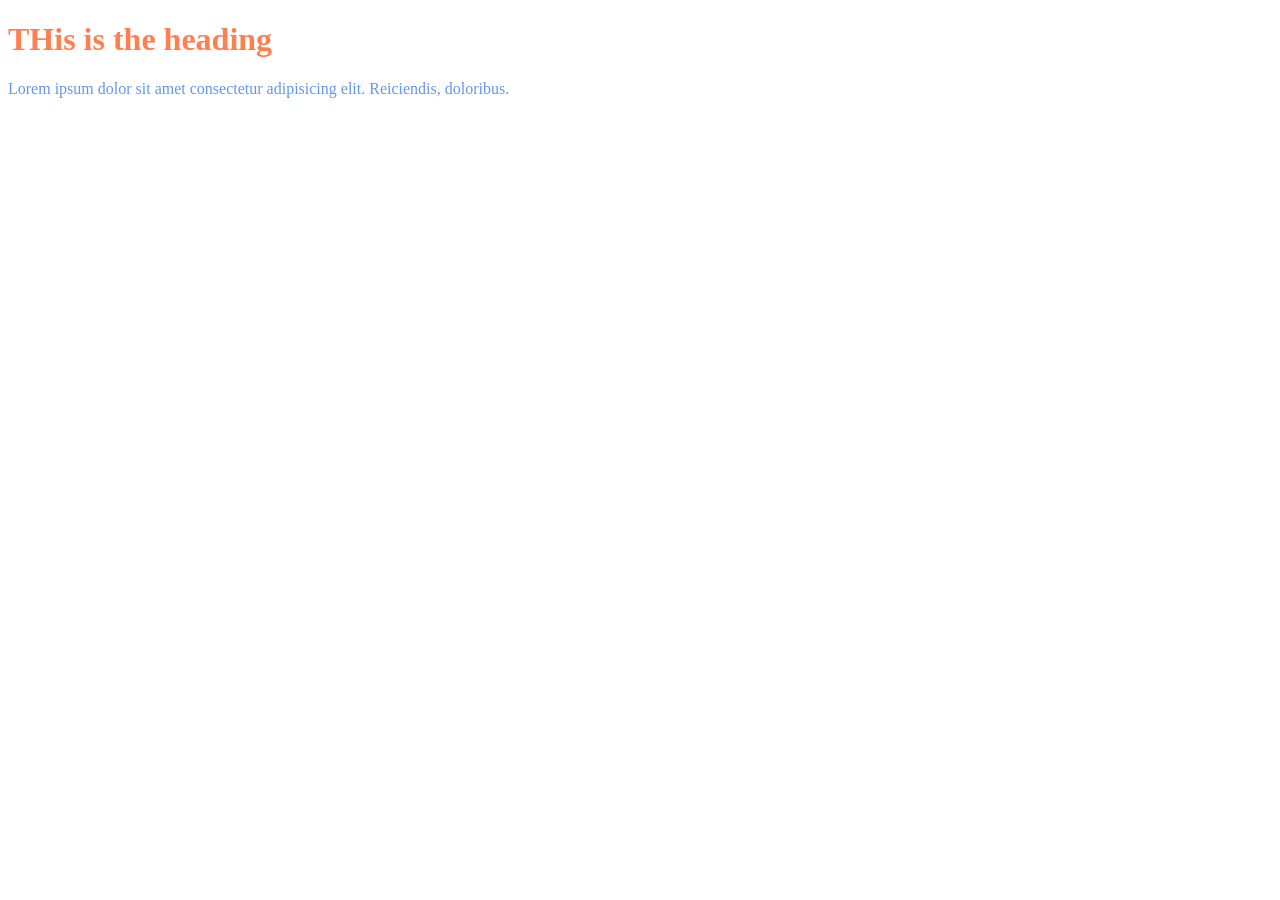
<file: index.html>
<!DOCTYPE html>
<html lang="en">
<head>
    <meta charset="UTF-8">
    <meta name="viewport" content="width=device-width, initial-scale=1.0">
    <title>Color property</title>
    <style>
        /* h1 {color: blue;}
        p {color: red;} */
        #First_heading{
            color: coral;
        }
        #para{
            color: cornflowerblue;
        }
    </style>
</head>
<body>
    <h1 id="First_heading">THis is the heading</h1>
    <p id="para">Lorem ipsum dolor sit amet consectetur adipisicing elit. Reiciendis, doloribus.</p>
    

</body>
</html>
</file>
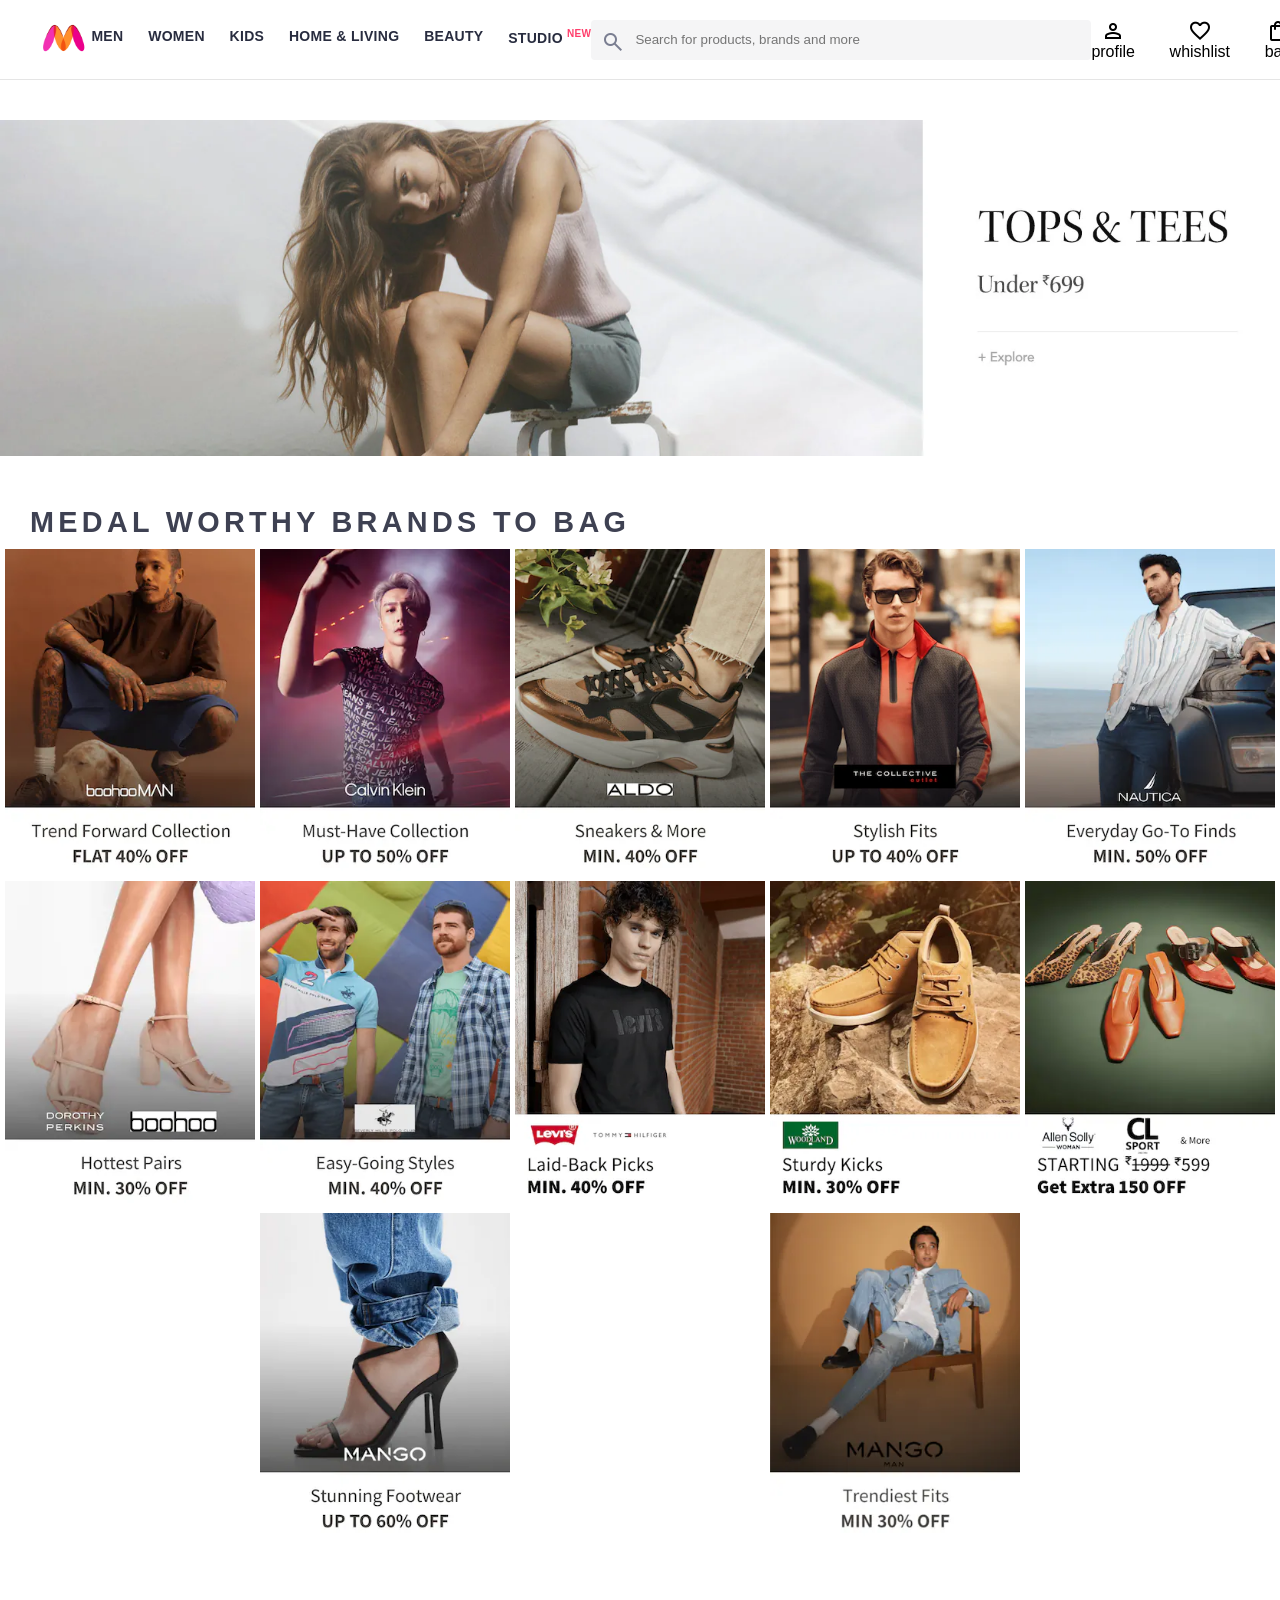
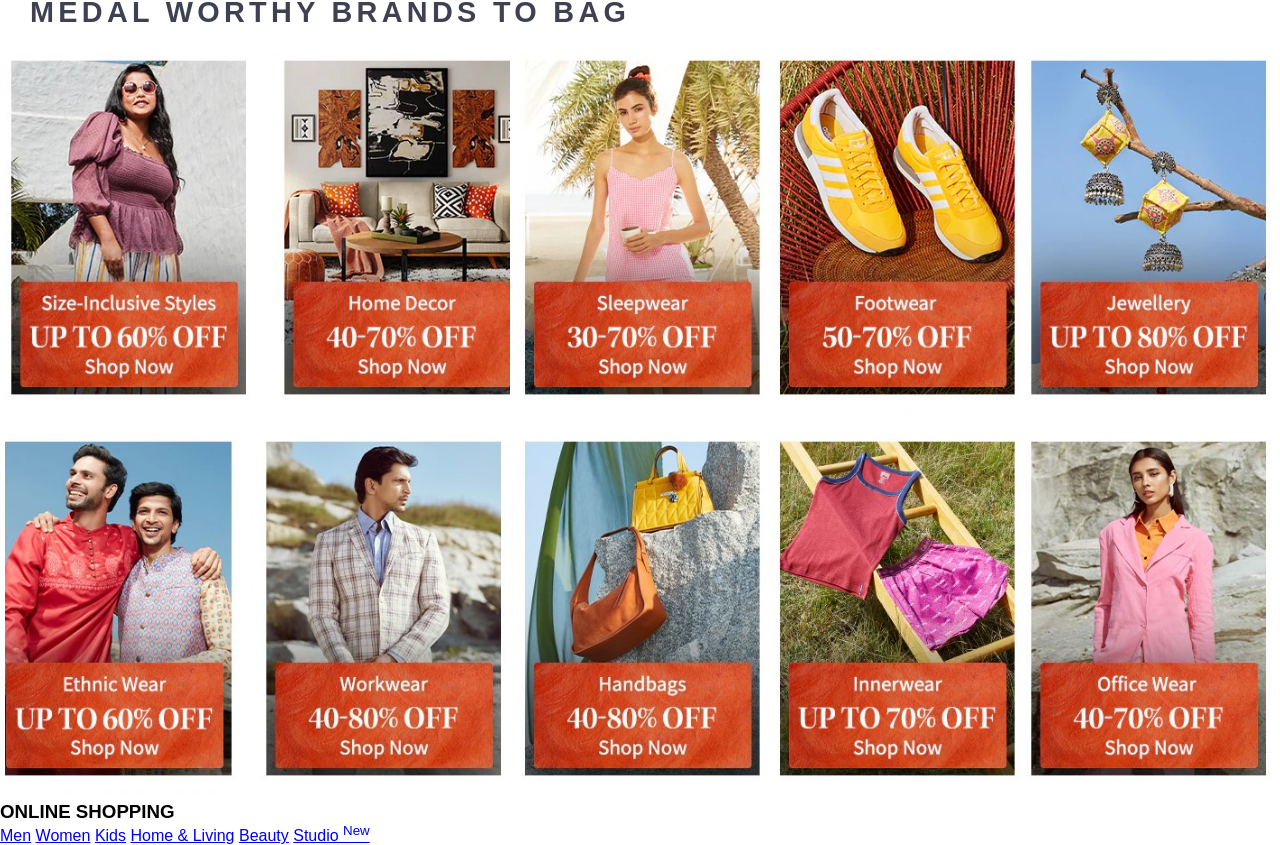
<file: Myntra Clone/index.html>
<!DOCTYPE html>
<html lang="en">
<head>
    <title>Myntra Clone</title>
    <link rel="stylesheet" href="index.css">
    <link href="https://fonts.googleapis.com/css2?family=Material+Symbols+Outlined" rel="stylesheet">
</head>
<body>
    <header>
        <div class="logo_container">
            <a href="#"><img class="Myntra_Home" src="Image/myntra_logo.webp" alt="Myntra_Home"></a>
        </div>
        <nav class="nav_bar">
            <a href="#">Men</a>
            <a href="#">Women</a>
            <a href="#">Kids</a>
            <a href="#">Home & Living</a>
            <a href="#">Beauty</a>
            <a href="#">Studio <sup>New</sup></a>
        </nav>

        <div class="search_bar">
            <span class="material-symbols-outlined search_icon">search</span> 
            <input class="search_input" type="text" placeholder="Search for products, brands and more">
        </div>


        <div class="action_bar">
            <div class="action_container">
                <span class="material-symbols-outlined action_icon">person</span>
                <span class="action_name">profile</span>
            </div>

             <div class="action_container">
               <span class="material-symbols-outlined action_icon">favorite</span>
                <span class="action_name">whishlist</span>
            </div>

             <div class="action_container">
                <span class="material-symbols-outlined action_icon">shopping_bag</span>
                <span class="action_name">bag</span>
            </div>

        </div>

    </header>

    <main>
        <div class="banner_container">
            <img src="Image/banner.jpg" alt="Main Banner" class="banner_image">
        </div>
        <div class="category_heading">Medal Worthy Brands To Bag</div>
        <div class="category_item">
            <a href="#"><img src="Image/Categories/1.png" class="sale_item"></a>
            <a href="#"><img src="Image/Categories/2.png" class="sale_item"></a>
            <a href="#"><img src="Image/Categories/3.png" class="sale_item"></a>
            <a href="#"><img src="Image/Categories/4.png" class="sale_item"></a>
            <a href="#"><img src="Image/Categories/5.png" class="sale_item"></a>
            <a href="#"><img src="Image/Categories/6.png" class="sale_item"></a>
            <a href="#"><img src="Image/Categories/7.png" class="sale_item"></a>
            <a href="#"><img src="Image/Categories/8.png" class="sale_item"></a>
            <a href="#"><img src="Image/Categories/9.png" class="sale_item"></a>
            <a href="#"><img src="Image/Categories/10.png" class="sale_item"></a>
            <a href="#"><img src="Image/Categories/11.png" class="sale_item"></a>
            <a href="#"><img src="Image/Categories/12.png" class="sale_item"></a>
        </div>

       <div class="category_heading">Medal Worthy Brands To Bag</div>
        <div class="category_item">
            <a href="#"><img src="Image/Discount/1.jpg" class="sale_item"></a>
            <a href="#"><img src="Image/Discount/2.jpg" class="sale_item"></a>
            <a href="#"><img src="Image/Discount/3.jpg" class="sale_item"></a>
            <a href="#"><img src="Image/Discount/4.jpg" class="sale_item"></a>
            <a href="#"><img src="Image/Discount/5.jpg" class="sale_item"></a>
            <a href="#"><img src="Image/Discount/6.jpg" class="sale_item"></a>
            <a href="#"><img src="Image/Discount/7.jpg" class="sale_item"></a>
            <a href="#"><img src="Image/Discount/8.jpg" class="sale_item"></a>
            <a href="#"><img src="Image/Discount/9.jpg" class="sale_item"></a>
            <a href="#"><img src="Image/Discount/10.jpg" class="sale_item"></a>
           
        </div>


    </main>


    <footer>
        <div class="footer_container">
            <div class="footer_column">
            <h3>ONLINE SHOPPING</h3>

            <a href="#">Men</a>
            <a href="#">Women</a>
            <a href="#">Kids</a>
            <a href="#">Home & Living</a>
            <a href="#">Beauty</a>
            <a href="#">Studio <sup>New</sup></a>
            </div>
        </div>
    </footer>
</body>
</html>
</file>
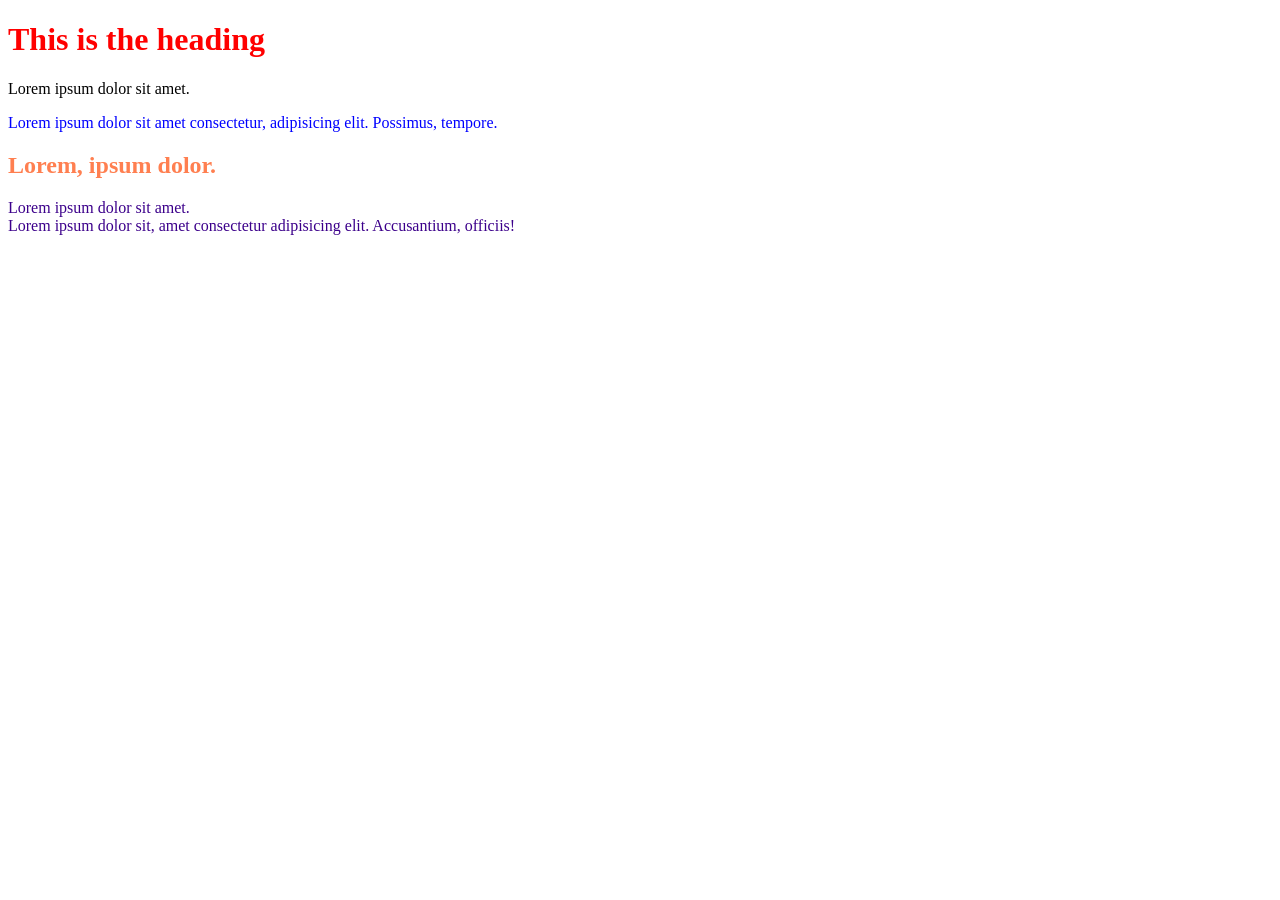
<file: practice_set_1.html>
<!DOCTYPE html>
<html lang="en">
<head>
    <meta charset="UTF-8">
    <meta name="viewport" content="width=device-width, initial-scale=1.0">
    <title>Document</title>
    <style>
        h1{
            color: red;
        }
        /*Here i am using the internal style but the css gives priority to the inline so it shows the inline style color in the browser*/
        #heading{
            color: chartreuse;
        }
        p{
            color: blue;
        }
        .heading_2{
            color: coral;
        }
        
        #second_heading{
            color: blue;
        }
        /*Group selector*/
        #first1,#second2{
            color: rgb(60, 0, 139);
        }
    </style>
</head>
<body>
    <h1>This is the heading</h1>

    <div id="heading" style="color: black;">Lorem ipsum dolor sit amet.</div>

    <link rel="stylesheet" href="practice_set_3.css">

    <div id="second_heading">
        <p >Lorem ipsum dolor sit amet consectetur, adipisicing elit. Possimus, tempore.</p>
        <h2 class="heading_2">Lorem, ipsum dolor.</h2>
    </div>
    <div id="first1">Lorem ipsum dolor sit amet.</div>
    <div id="second2">Lorem ipsum dolor sit, amet consectetur adipisicing elit. Accusantium, officiis!</div>
</body>
</html>
</file>
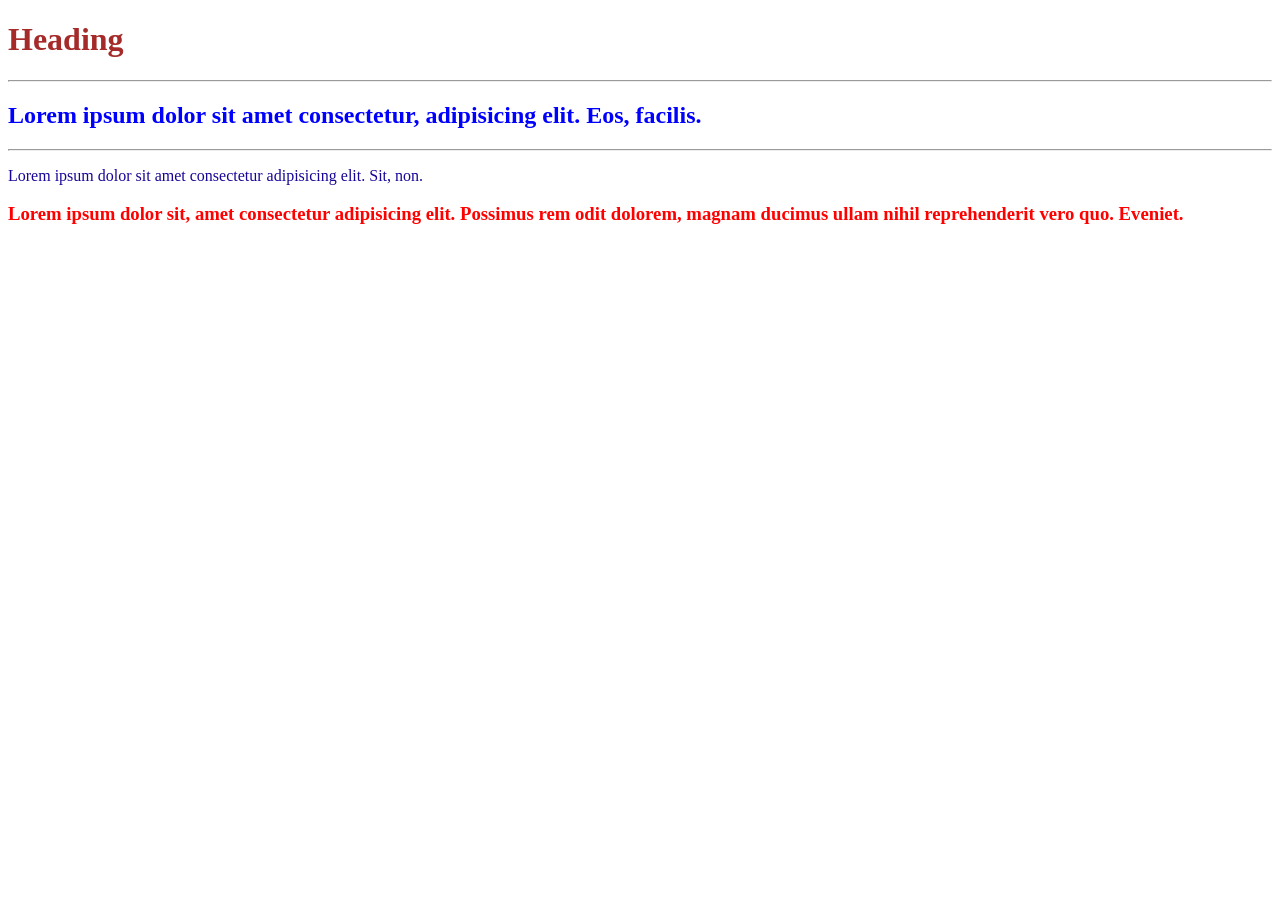
<file: level 1/selectors.html>
<!DOCTYPE html>
<html lang="en">
<head>
    <title>Selectors</title>
    <style>
        /*Group selector*/
        #heading, #heading_2{
            color: blue;
        }
        /*Id elector*/
        #heading{
            color: brown;
        }
        /*Element selector*/
        h3{
            color: red;
        }
        /*Class selector*/
        .para{
            color: rgb(23, 6, 151);
        }
    </style>
</head>
<body>
    <h1 id="heading">Heading</h1>
    <hr>
    <h2 id="heading_2">Lorem ipsum dolor sit amet consectetur, adipisicing elit. Eos, facilis.</h2>
    <hr>
    <p class="para">Lorem ipsum dolor sit amet consectetur adipisicing elit. Sit, non.</p>
    <h3>Lorem ipsum dolor sit, amet consectetur adipisicing elit. Possimus rem odit dolorem, magnam ducimus ullam nihil reprehenderit vero quo. Eveniet.</h3>
</body>
</html>
</file>
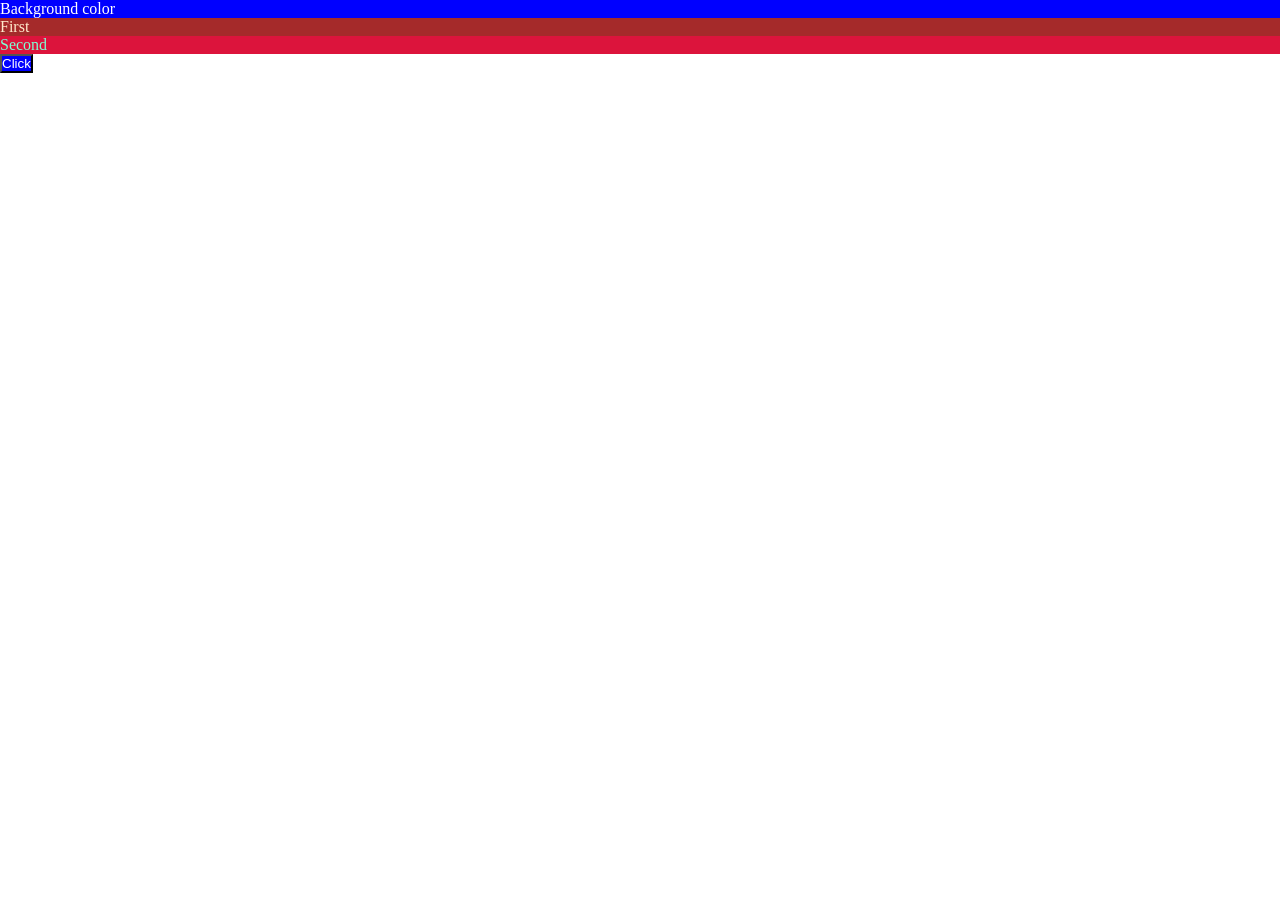
<file: level 2/backgroun_color.html>
<!DOCTYPE html>
<html lang="en">
<head>
    <title>Background color</title>
    <style>
        *{
            margin: 0;
            padding: 0;
        }
        .back_learn{
            color: white ;
            background-color: blue;
        }
        #first{
            color: blanchedalmond;
            background-color: brown;
        }
        #second{
            color: aquamarine;
            background-color: crimson;
        }
        button{
            color: white;
            background-color: blue;
        }

    </style>
</head>
<body>
    <div class="back_learn">Background color</div>

    <div id="first">First</div>
    <div id="second">Second</div>
    <button>Click</button>
    
</body>
</html>
</file>
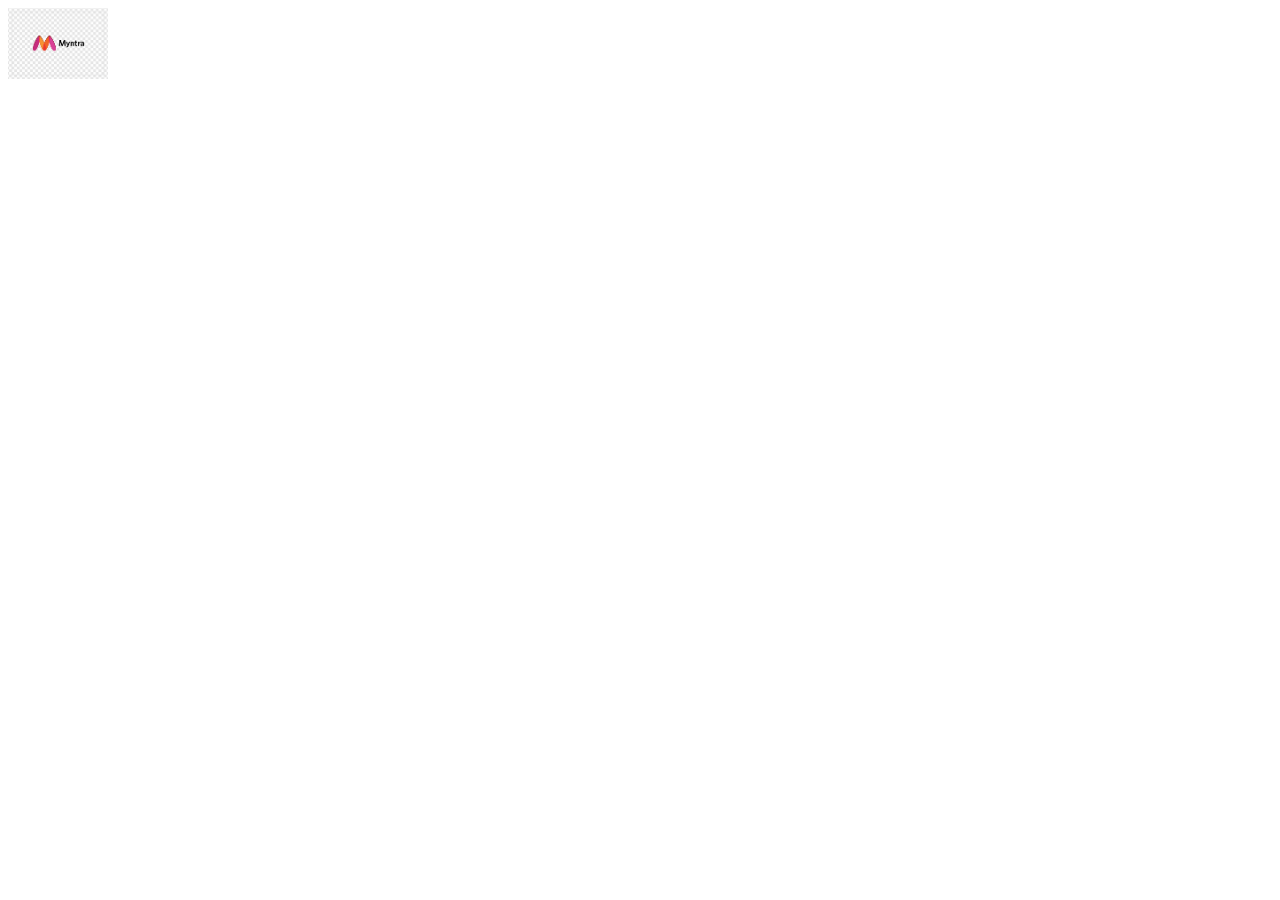
<file: level 2/backgroundimg.html>
<!DOCTYPE html>
<html lang="en">
<head>
    <meta charset="UTF-8">
    <meta name="viewport" content="width=device-width, initial-scale=1.0">
    <title>Background Image</title>
    <style>
        #icon{
            height: 100px;
            width: 100px;
            background-image: url(Myntra-Logo.png);
            background-size: contain;
            background-repeat: no-repeat;
        }
    </style>
</head>
<body>
    <div id="icon"></div>
    
</body>
</html>
</file>
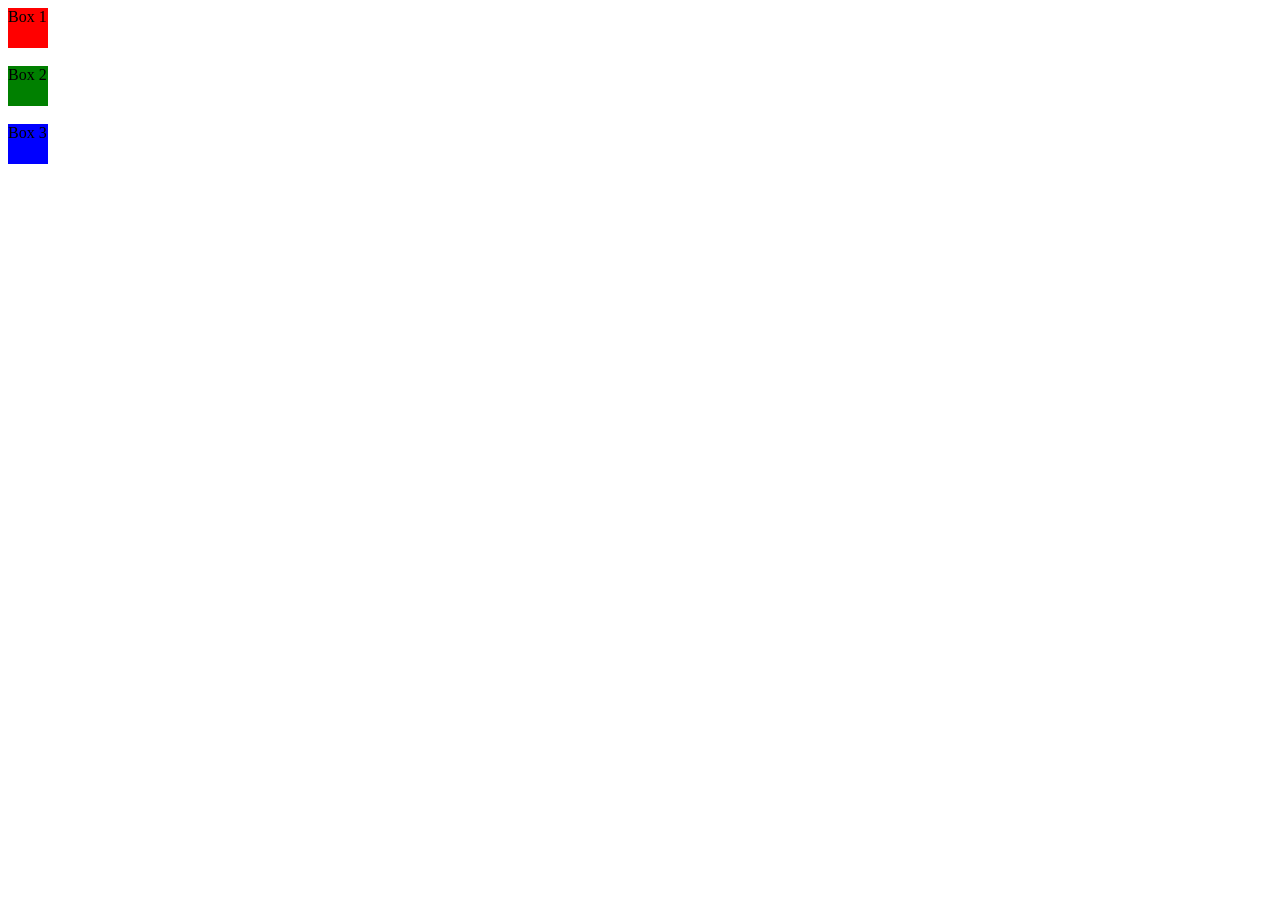
<file: level 2/heightwidth.html>
<!DOCTYPE html>
<html lang="en">
<head>
    <meta charset="UTF-8">
    <meta name="viewport" content="width=device-width, initial-scale=1.0">
    <title>Height and width</title>
    <style>
        .box{ width: 40px; height: 40px;} 
        #box1{ background-color: red;}
        #box2{ background-color: green;}
        #box3{ background-color: blue;}
    </style>
</head>
<body>
    <div id="box1" class="box">Box 1 </div><br>
    <div id="box2" class="box">Box 2 </div><br>
    <div id="box3" class="box">Box 3 </div>
</body>
</html>
</file>
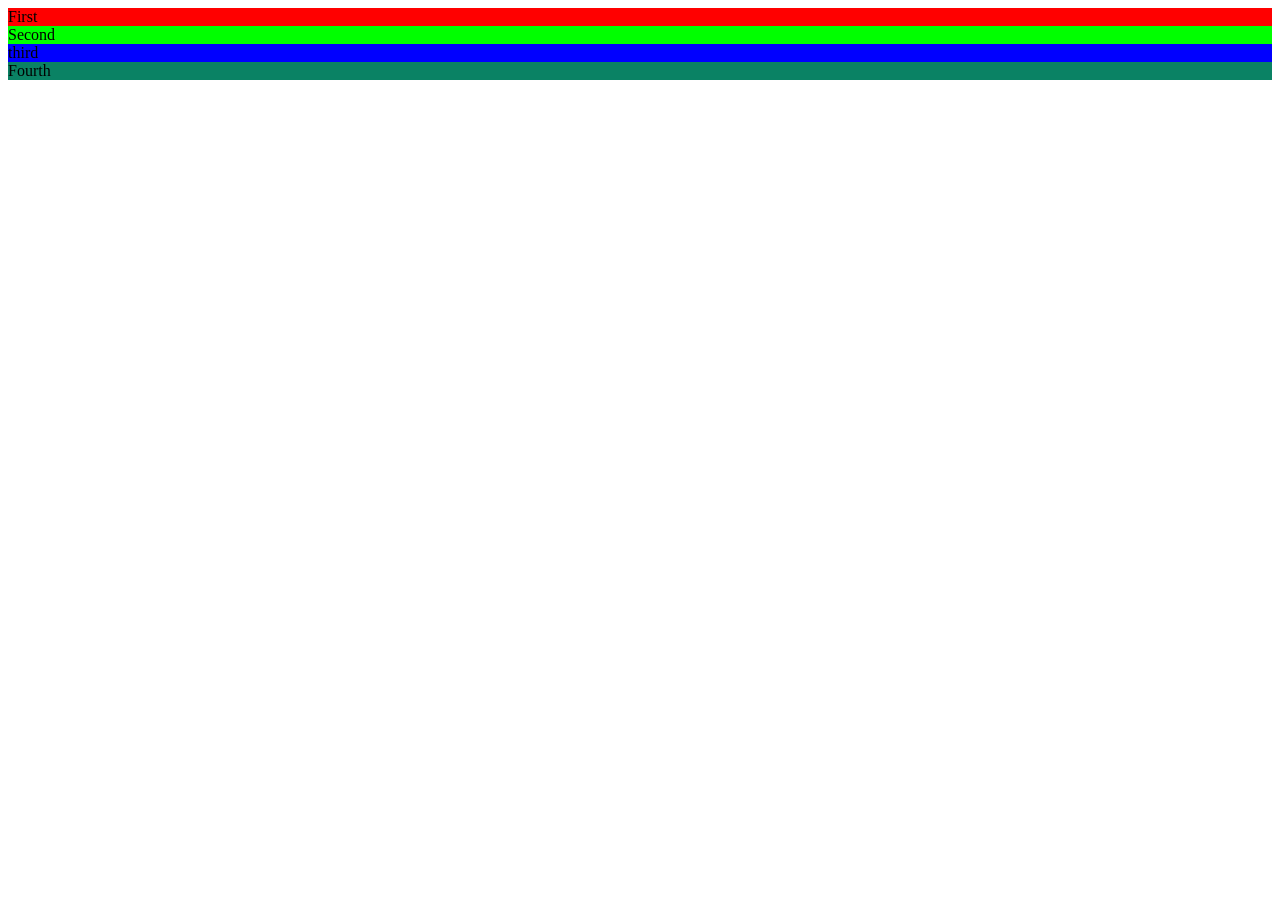
<file: level 2/RGB_colors.html>
<!DOCTYPE html>
<html lang="en">
<head>
    <title>RGB colors</title>
</head>
<body>
    <div style="background-color: rgb(255,0,0);">First</div>
    <div style="background-color: rgb(0,255,0);">Second</div>
    <div style="background-color: rgb(0,0,255);">third</div>
    <div style="background-color: rgb(10,130,100);">Fourth</div>
</body>
</html>
</file>
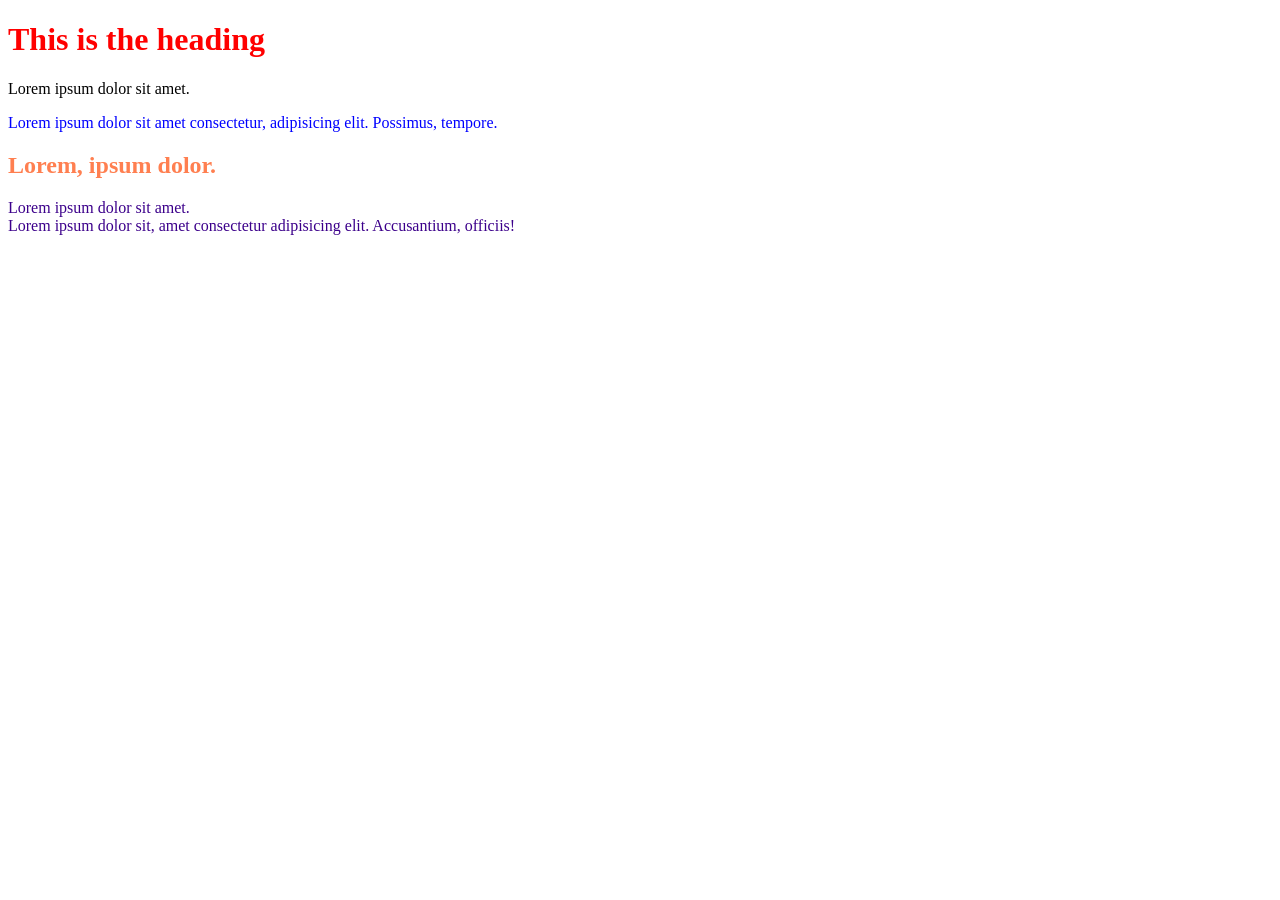
<file: practice set/practice_set_1.html>
<!DOCTYPE html>
<html lang="en">
<head>
    <title>practice set 1</title>
    <style>
        /*Here i am using the internal style but the css gives priority to the inline so it shows the inline style color in the browser*/
        #heading{
            color: chartreuse;
        }
        p{
            color: blue;
        }
        .heading_2{
            color: coral;
        }
        
        #second_heading{
            color: blue;
        }
        /*Group selector*/
        #first1,#second2{
            color: rgb(60, 0, 139);
        }
    </style>
</head>
<body>
    <h1 style="color: red;">This is the heading</h1>

    <div id="heading" style="color: black;">Lorem ipsum dolor sit amet.</div>

    <link rel="stylesheet" href="practice_set_1.css">

    <div id="second_heading">
        <p >Lorem ipsum dolor sit amet consectetur, adipisicing elit. Possimus, tempore.</p>
        <h2 class="heading_2">Lorem, ipsum dolor.</h2>
    </div>
    <div id="first1">Lorem ipsum dolor sit amet.</div>
    <div id="second2">Lorem ipsum dolor sit, amet consectetur adipisicing elit. Accusantium, officiis!</div>
</body>
</html>
</file>
<file: Myntra Clone/index.css>
*{
    margin: 0;
    padding: 0;
    font-family: Figtree-Regular, -apple-system, BlinkMacSystemFont, Segoe UI, Roboto, Helvetica, Arial, sans-serif;
    box-sizing: border-box;
}
header{
    display: flex;
    background-color: #ffffff;
    height: 80px;
    justify-content: space-between;
    align-items: center;
    border-bottom: 1px solid #e5e5e5;
}
.Myntra_Home{
    height: 36px;
    width: 53px;
}
.logo_container{
    margin-left: 3%;
}
.action_bar{
    margin-right: 3%;
}
.nav_bar{
    display: flex;
    min-width: 500px;
    justify-content: space-between;
    font-family: Figtree-Regular, -apple-system, BlinkMacSystemFont, Segoe UI, Roboto, Helvetica, Arial, sans-serif;
}
.nav_bar a {
    font-size: 14px;
    letter-spacing: .3px;
    color: #282c3f;
    font-weight: 650;
    text-transform: uppercase;
    text-decoration: none;
    padding: 28px 0;
    border-bottom: 5px solid #ffffff;
}

.nav_bar a:hover{
    border-bottom: 5px solid #f54e77;
}
.nav_bar a sup{
    color: #ff3f6c;
    font-size: 10px;
}


.search_bar{
 height: 40px;
 min-width: 500px;
 width: 30%;
 display: flex;
 align-items: center;

}
.search_input{
    color: #696e79;
    background-color: #f5f5f6;
    flex-grow: 1;
    height: 40px;
    border: none;
    border-radius: 0 4px 4px 0;
}
.search_icon{
    box-sizing: content-box;
    height: 20px;
    padding: 10px;
    background-color: #f5f5f6;
    color: #7a7e91;
    font-weight: 300;
    border-radius: 4px 0 0 4px;

    

}

.action_bar{
    display: flex;
    min-width: 200px;
    justify-content: space-between;
}

.action_container{
    display: flex;
    flex-direction: column;
    align-items: center;
   
}

/*Main section*/
.banner_container{
    margin: 40px 0;
    width: 100%;
    display: flex;
    justify-content: center;
}
.banner_image{
    width: 100%;
    display: flex;
    justify-content: center;
}

.category_heading{
    text-transform: uppercase;
    color: #3e4152;
    letter-spacing: .15em;
    font-size: 1.8em;
    margin: 50px 0 10px 30px;
    max-height: 5em;
    font-weight: 700;
}

.category_item{
    display: flex;
    flex-wrap: wrap;
    justify-content: space-evenly;

}

.sale_item{
    width: 250px;

}
</file>
<file: practice_set_3.css>
div{
    /*This code is to show the priority between external,internal and inline style*/
    color: brown;

}
</file>
<file: practice set/practice_set_1.css>
div{
    /*This code is to show the priority between external,internal and inline style*/
    color: brown;

}
</file>
